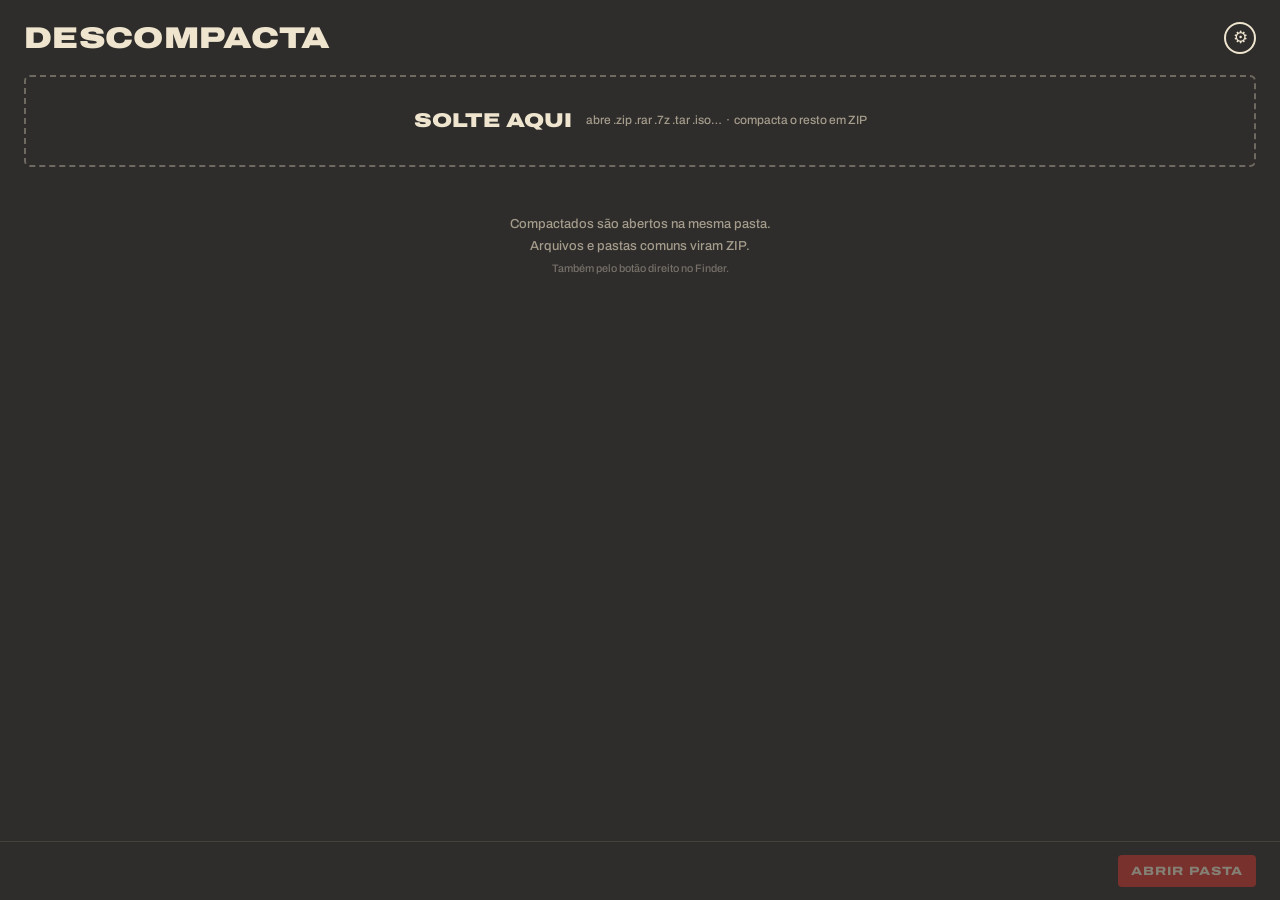
<file: ui/index.html>
<!doctype html>
<html lang="pt-BR">
<head>
  <meta charset="utf-8">
  <meta name="viewport" content="width=device-width, initial-scale=1">
  <title>Descompacta</title>
  <link rel="stylesheet" href="style.css">
</head>
<body>
  <!-- FILA -->
  <section id="telaFila" class="tela">
    <header class="cab">
      <h1 class="W">Descompacta</h1>
      <button id="abrirAjustes" class="eng" title="Ajustes">⚙</button>
    </header>

    <button id="solte" class="solte">
      <b class="W">Solte aqui</b>
      <span>abre .zip .rar .7z .tar .iso… &nbsp;·&nbsp; compacta o resto em <em id="fmtDica">ZIP</em></span>
    </button>

    <div id="lista" class="lista"></div>
    <div id="vazio" class="vazio">
      Compactados são abertos na mesma pasta.<br>
      Arquivos e pastas comuns viram <em id="fmtDica2">ZIP</em>.<br>
      <small>Também pelo botão direito no Finder.</small>
    </div>

    <footer class="base W">
      <span id="resumo"></span>
      <span class="botoes">
        <button id="limpar" class="link W" hidden>Limpar</button>
        <button id="abrirPasta" class="btn r W" disabled>Abrir pasta</button>
      </span>
    </footer>
  </section>

  <!-- AJUSTES -->
  <section id="telaAjustes" class="tela" hidden>
    <header class="cab">
      <h1 class="W">Ajustes</h1>
      <button id="fecharAjustes" class="x" title="Voltar (Esc)">✕</button>
    </header>

    <div class="rolagem">
      <div class="bloco"><div class="tit W">Ao descompactar</div>
        <div class="lin"><div>Onde salvar</div>
          <div class="seg" data-cfg="onde"><button data-v="mesma">Mesma pasta</button><button data-v="perguntar">Perguntar</button></div></div>
        <div class="lin"><div>Abrir a pasta no fim</div><button class="tg" data-cfg="abrirPasta"></button></div>
        <div class="lin"><div>Mandar o compactado para o Lixo<small>Só depois de abrir tudo sem erro</small></div><button class="tg" data-cfg="lixo"></button></div>
      </div>

      <div class="bloco"><div class="tit W">Ao compactar</div>
        <div class="lin"><div>Vários arquivos → um zip só<small>Nome: a pasta onde eles estão (ex.: Entrega_Final.zip)</small></div><button class="tg" data-cfg="umZipSo"></button></div>
        <div class="lin"><div>Formato<small>ZIP abre em qualquer computador · 7Z fica menor</small></div>
          <div class="seg" data-cfg="formato"><button data-v="zip">ZIP</button><button data-v="7z">7Z</button></div></div>
        <div class="lin"><div>Nível</div>
          <div class="seg" data-cfg="nivel"><button data-v="rapido">Rápido</button><button data-v="normal">Normal</button><button data-v="maximo">Máximo</button></div></div>
        <div class="lin"><div>Senha<small id="senhaDica">Vazio = sem senha · vale até fechar o app</small></div>
          <input id="senhaCompactar" class="campo" type="password" placeholder="sem senha" autocomplete="off"></div>
        <div class="lin"><div>Dividir em partes</div>
          <div class="seg" data-cfg="partes"><button data-v="0">Não</button><button data-v="2048">2 GB</button><button data-v="4096">4 GB</button></div></div>
      </div>

      <div id="blocoMac" class="bloco" hidden><div class="tit W">Botão direito <span>Mac</span></div>
        <div class="lin"><div>Ações Rápidas no Finder<small>"Descompactar aqui" e "Compactar em ZIP"</small></div><button class="tg" id="tgAcoes"></button></div>
        <div class="lin"><div>Abrir compactados com clique duplo<small>Torna o Descompacta o app padrão</small></div><button class="tg" id="tgPadrao"></button></div>
      </div>
    </div>

    <footer class="base W">
      <span>Descompacta <span id="versao"></span> · grátis</span>
      <span>Zip limpo para Windows</span>
    </footer>
  </section>

  <script src="app.js"></script>
</body>
</html>
</file>
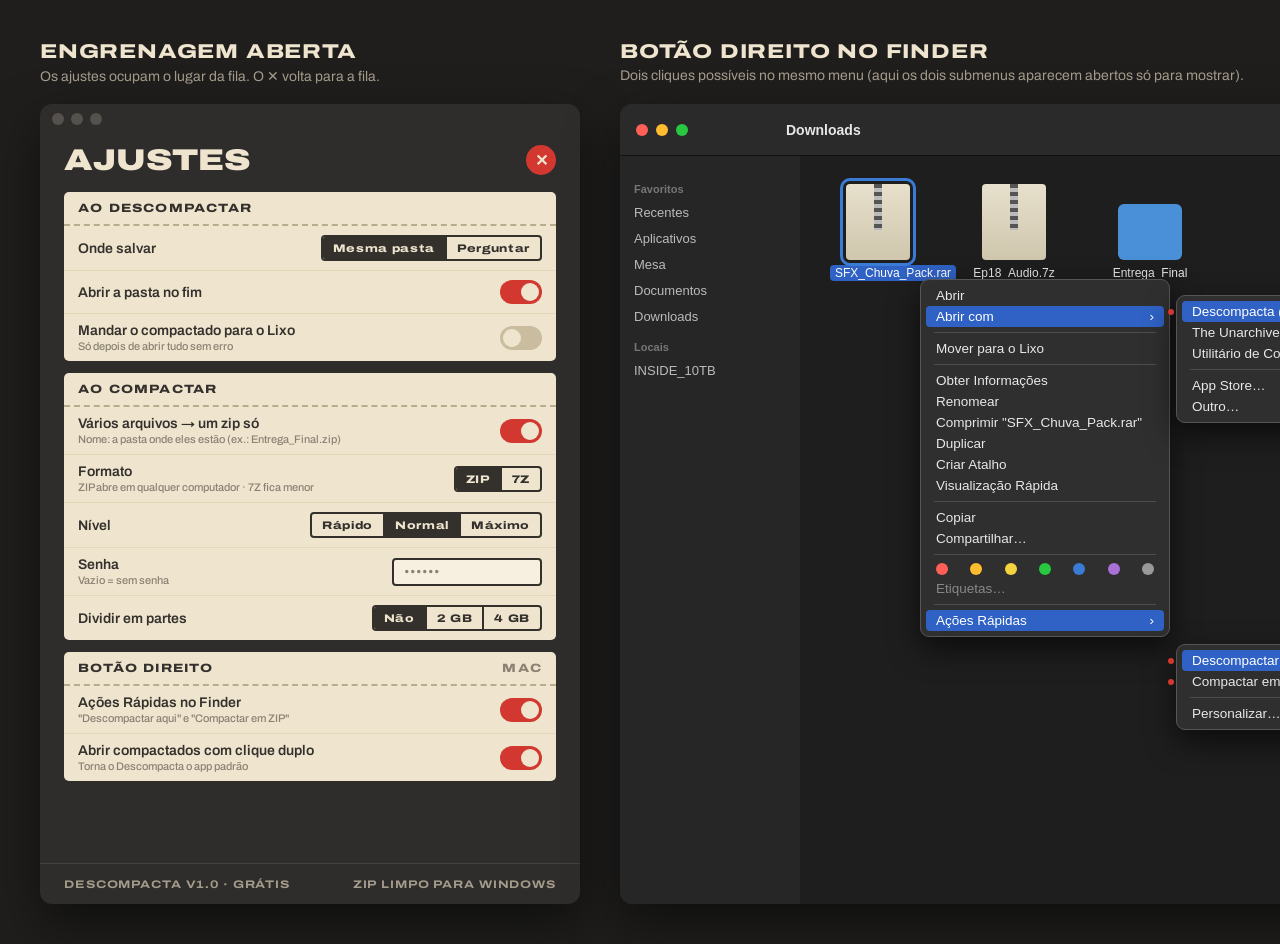
<file: previews/descompacta-ajustes.html>
<!doctype html>
<html lang="pt-BR"><head><meta charset="utf-8">
<link href="https://fonts.googleapis.com/css2?family=Archivo:wdth,wght@62..125,100..900&display=swap" rel="stylesheet">
<style>
:root{--papel:#efe5cf;--papel2:#e4d7ba;--tinta:#34312d;--fundo:#2e2d2b;--verm:#d2382f;--apagado:#8a8172}
*{box-sizing:border-box;margin:0;padding:0}
body{background:#1f1e1d;font-family:Archivo,sans-serif;color:var(--tinta);padding:40px;width:1780px}
.linha{display:flex;gap:40px;align-items:flex-start}
.W{font-stretch:125%;text-transform:uppercase}
.rot{font-stretch:125%;font-weight:800;color:var(--papel);font-size:20px;letter-spacing:.04em;margin-bottom:6px}
.sub{color:#a59c8c;font-size:14px;margin-bottom:16px;min-height:20px}
.janela{width:540px;background:var(--fundo);border-radius:12px;overflow:hidden;box-shadow:0 20px 50px rgba(0,0,0,.5);height:800px;position:relative}
.barra{height:30px;display:flex;align-items:center;gap:7px;padding:0 12px}
.barra i{width:12px;height:12px;border-radius:50%;background:#55524d;display:block}
.cab{display:flex;justify-content:space-between;align-items:center;padding:10px 24px 16px;color:var(--papel)}
.cab h1{font-size:30px;font-weight:900}
.x{width:30px;height:30px;border-radius:50%;background:var(--verm);color:var(--papel);display:grid;place-items:center;font-size:16px;font-weight:900}
.bloco{margin:0 24px 12px;background:var(--papel);border-radius:5px;overflow:hidden}
.bloco .tit{padding:9px 14px;font-size:12px;font-weight:800;letter-spacing:.1em;border-bottom:2px dashed #b9ab8d;display:flex;justify-content:space-between}
.bloco .tit span{color:var(--apagado)}
.lin{display:flex;justify-content:space-between;align-items:center;padding:9px 14px;font-size:14px;font-weight:600;gap:12px}
.lin+.lin{border-top:1px solid var(--papel2)}
.lin small{display:block;font-size:11px;color:var(--apagado);font-weight:500;margin-top:2px}
.seg{display:flex;border:2px solid var(--tinta);border-radius:4px;overflow:hidden;flex-shrink:0}
.seg b{padding:5px 10px;font-size:11px;font-weight:800;letter-spacing:.06em;font-stretch:125%}
.seg b+b{border-left:2px solid var(--tinta)}
.seg b.on{background:var(--tinta);color:var(--papel)}
.tg{width:42px;height:24px;border-radius:12px;background:#c9bc9f;position:relative;flex-shrink:0}
.tg:after{content:"";position:absolute;top:3px;left:3px;width:18px;height:18px;border-radius:50%;background:var(--papel)}
.tg.on{background:var(--verm)}.tg.on:after{left:21px}
.campo{border:2px solid var(--tinta);border-radius:4px;padding:5px 10px;font-size:13px;width:150px;color:var(--apagado);background:#f7f0e0}
.base{position:absolute;bottom:0;left:0;right:0;padding:14px 24px;display:flex;justify-content:space-between;align-items:center;color:#a59c8c;font-size:11px;letter-spacing:.08em;font-weight:700;border-top:1px solid #45423e}
.btn{background:var(--verm);color:var(--papel);padding:9px 14px;border-radius:4px;font-size:12px;font-weight:800;letter-spacing:.08em}

/* Finder */
.finder{width:1160px;height:800px;border-radius:12px;overflow:hidden;background:#1e1e1e;position:relative;box-shadow:0 20px 50px rgba(0,0,0,.5);font-family:-apple-system,BlinkMacSystemFont,"Helvetica Neue",sans-serif;color:#e8e8e8}
.ftop{height:52px;background:#2a2a2a;border-bottom:1px solid #111;display:flex;align-items:center;padding:0 16px;gap:8px}
.ftop i{width:12px;height:12px;border-radius:50%;display:block}
.ftop .t{margin-left:90px;font-size:14px;font-weight:600}
.lado{position:absolute;top:52px;bottom:0;left:0;width:180px;background:#262626;padding:16px 14px;font-size:13px;color:#bbb;line-height:2}
.lado b{font-size:11px;color:#777;display:block;margin-top:6px}
.icones{position:absolute;left:210px;top:80px;display:flex;gap:40px}
.ic{width:96px;text-align:center;font-size:12px}
.ic .f{width:64px;height:76px;margin:0 auto 6px;border-radius:4px;background:#d8d8d8;position:relative}
.ic .f.z{background:linear-gradient(#e7e0cc,#cfc6ad)}
.ic .f.z:after{content:"";position:absolute;left:28px;top:0;width:8px;height:46px;background:repeating-linear-gradient(#555 0 4px,#bbb 4px 8px)}
.ic .f.p{background:#4a90d9;border-radius:6px;height:56px;margin-top:20px}
.ic.sel .f{outline:3px solid #3a7bd5;outline-offset:3px}
.ic.sel span{background:#2f62c4;border-radius:4px;padding:1px 5px;color:#fff}
.menu{position:absolute;background:rgba(48,48,48,.97);border:1px solid #555;border-radius:9px;padding:5px;font-size:13.5px;box-shadow:0 12px 30px rgba(0,0,0,.6);width:250px}
.menu div{padding:3px 10px;border-radius:4px;display:flex;justify-content:space-between;white-space:nowrap}
.menu hr{border:0;border-top:1px solid #4d4d4d;margin:5px 8px}
.menu .h{background:#2f62c4;color:#fff}
.menu .dim{color:#888}
.menu .novo{position:relative}
.menu .novo:before{content:"";position:absolute;left:-14px;top:50%;width:6px;height:6px;margin-top:-3px;border-radius:50%;background:var(--verm)}
.dots{display:flex;gap:7px;padding:5px 10px}
.dots i{width:12px;height:12px;border-radius:50%;display:block}
.leg{position:absolute;font-family:Archivo,sans-serif;color:var(--papel);font-size:13px;font-weight:800;letter-spacing:.06em;font-stretch:125%;text-transform:uppercase;background:var(--verm);padding:5px 9px;border-radius:4px}
.legt{position:absolute;color:#cfc6b4;font-family:Archivo,sans-serif;font-size:13px;width:240px;line-height:1.4}
</style></head><body>
<div class="linha">

<div>
  <div class="rot W">Engrenagem aberta</div>
  <div class="sub">Os ajustes ocupam o lugar da fila. O ✕ volta para a fila.</div>
  <div class="janela"><div class="barra"><i></i><i></i><i></i></div>
    <div class="cab"><h1 class="W">Ajustes</h1><div class="x">✕</div></div>

    <div class="bloco"><div class="tit W">Ao descompactar</div>
      <div class="lin"><div>Onde salvar</div><div class="seg"><b class="on">Mesma pasta</b><b>Perguntar</b></div></div>
      <div class="lin"><div>Abrir a pasta no fim</div><div class="tg on"></div></div>
      <div class="lin"><div>Mandar o compactado para o Lixo<small>Só depois de abrir tudo sem erro</small></div><div class="tg"></div></div>
    </div>

    <div class="bloco"><div class="tit W">Ao compactar</div>
      <div class="lin"><div>Vários arquivos → um zip só<small>Nome: a pasta onde eles estão (ex.: Entrega_Final.zip)</small></div><div class="tg on"></div></div>
      <div class="lin"><div>Formato<small>ZIP abre em qualquer computador · 7Z fica menor</small></div><div class="seg"><b class="on">ZIP</b><b>7Z</b></div></div>
      <div class="lin"><div>Nível</div><div class="seg"><b>Rápido</b><b class="on">Normal</b><b>Máximo</b></div></div>
      <div class="lin"><div>Senha<small>Vazio = sem senha</small></div><div class="campo">••••••</div></div>
      <div class="lin"><div>Dividir em partes</div><div class="seg"><b class="on">Não</b><b>2 GB</b><b>4 GB</b></div></div>
    </div>

    <div class="bloco"><div class="tit W">Botão direito <span>Mac</span></div>
      <div class="lin"><div>Ações Rápidas no Finder<small>"Descompactar aqui" e "Compactar em ZIP"</small></div><div class="tg on"></div></div>
      <div class="lin"><div>Abrir compactados com clique duplo<small>Torna o Descompacta o app padrão</small></div><div class="tg on"></div></div>
    </div>

    <div class="base W"><span>Descompacta v1.0 · grátis</span><span>Zip limpo para Windows</span></div>
  </div>
</div>

<div>
  <div class="rot W">Botão direito no Finder</div>
  <div class="sub">Dois cliques possíveis no mesmo menu (aqui os dois submenus aparecem abertos só para mostrar).</div>
  <div class="finder">
    <div class="ftop"><i style="background:#ff5f57"></i><i style="background:#febc2e"></i><i style="background:#28c840"></i><span class="t">Downloads</span></div>
    <div class="lado"><b>Favoritos</b>Recentes<br>Aplicativos<br>Mesa<br>Documentos<br>Downloads<b>Locais</b>INSIDE_10TB</div>
    <div class="icones">
      <div class="ic sel"><div class="f z"></div><span>SFX_Chuva_Pack.rar</span></div>
      <div class="ic"><div class="f z"></div><span>Ep18_Audio.7z</span></div>
      <div class="ic"><div class="f p"></div><span>Entrega_Final</span></div>
    </div>

    <div class="menu" style="left:300px;top:175px">
      <div>Abrir</div>
      <div class="h">Abrir com <span>›</span></div>
      <hr>
      <div>Mover para o Lixo</div>
      <hr>
      <div>Obter Informações</div><div>Renomear</div><div>Comprimir "SFX_Chuva_Pack.rar"</div><div>Duplicar</div><div>Criar Atalho</div><div>Visualização Rápida</div>
      <hr>
      <div>Copiar</div><div>Compartilhar…</div>
      <hr>
      <div class="dots"><i style="background:#ff5f57"></i><i style="background:#febc2e"></i><i style="background:#f5d33f"></i><i style="background:#28c840"></i><i style="background:#3a7bd5"></i><i style="background:#a970d6"></i><i style="background:#999"></i></div>
      <div class="dim">Etiquetas…</div>
      <hr>
      <div class="h">Ações Rápidas <span>›</span></div>
    </div>

    <div class="menu" style="left:556px;top:191px;width:250px">
      <div class="h novo">Descompacta (padrão)</div>
      <div>The Unarchiver</div>
      <div>Utilitário de Compactação</div>
      <hr><div>App Store…</div><div>Outro…</div>
    </div>

    <div class="menu" style="left:556px;top:540px;width:250px">
      <div class="h novo">Descompactar aqui</div>
      <div class="novo">Compactar em ZIP</div>
      <hr><div>Personalizar…</div>
    </div>

    <div class="leg" style="left:830px;top:193px">1 · Abrir com</div>
    <div class="legt" style="left:830px;top:225px">Abre o Descompacta com o arquivo já na fila. Sendo o padrão, o clique duplo faz o mesmo.</div>
    <div class="leg" style="left:830px;top:542px">2 · Ações Rápidas</div>
    <div class="legt" style="left:830px;top:574px">"Descompactar aqui" abre na mesma pasta. Em pastas e arquivos comuns aparece "Compactar em ZIP".</div>
  </div>
</div>

</div>
</body></html>
</file>
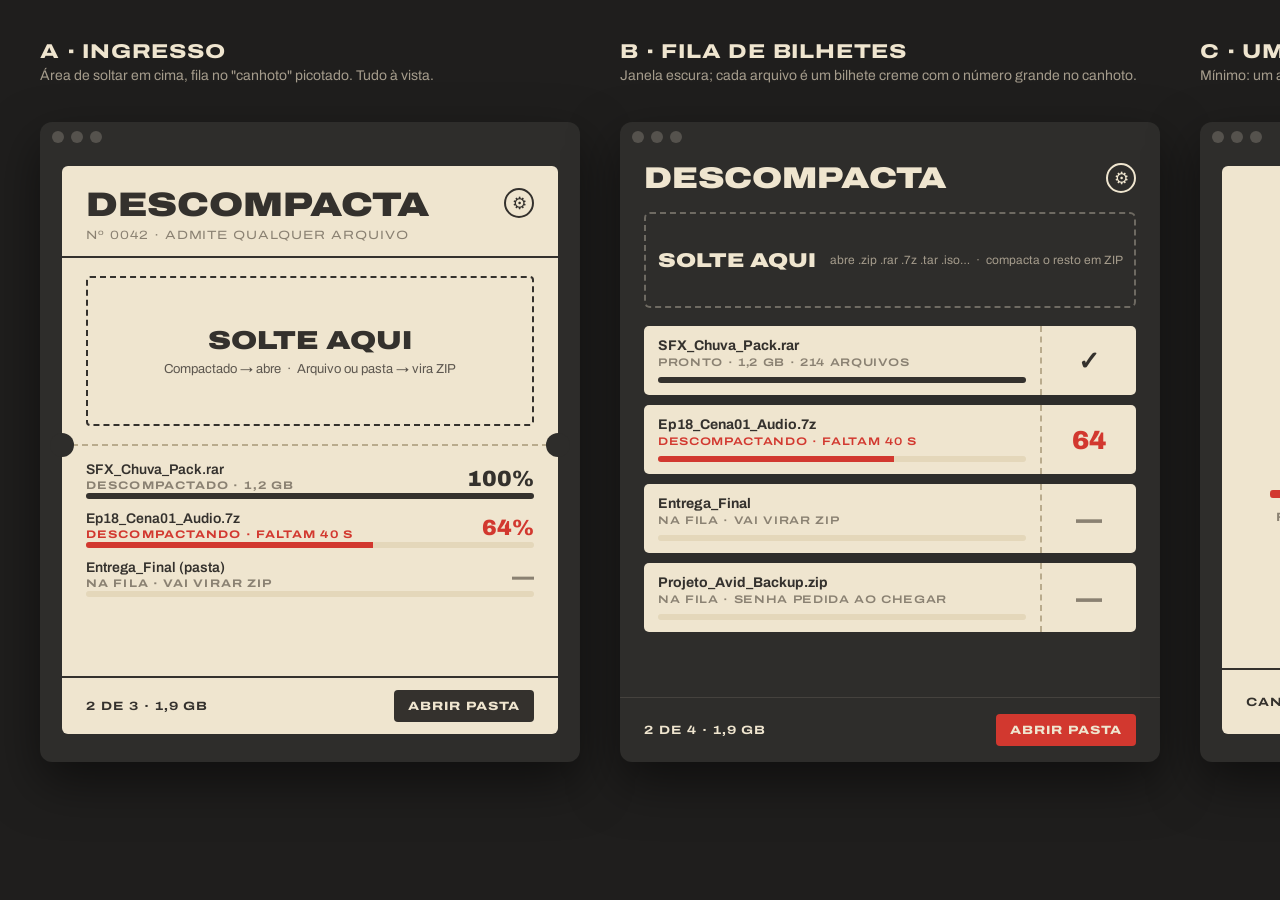
<file: previews/descompacta-previews.html>
<!doctype html>
<html lang="pt-BR"><head><meta charset="utf-8">
<link href="https://fonts.googleapis.com/css2?family=Archivo:wdth,wght@62..125,100..900&family=IBM+Plex+Mono:wght@400;500&display=swap" rel="stylesheet">
<style>
:root{--papel:#efe5cf;--papel2:#e4d7ba;--tinta:#34312d;--fundo:#2e2d2b;--verm:#d2382f;--apagado:#8a8172}
*{box-sizing:border-box;margin:0;padding:0}
body{background:#1f1e1d;font-family:Archivo,sans-serif;color:var(--tinta);padding:40px;width:1780px}
.linha{display:flex;gap:40px;align-items:flex-start}
.op{width:540px}
.rot{font-stretch:125%;font-weight:800;color:var(--papel);font-size:20px;letter-spacing:.04em;margin-bottom:6px}
.sub{color:#a59c8c;font-size:14px;margin-bottom:16px;min-height:38px}
.janela{background:var(--fundo);border-radius:12px;overflow:hidden;box-shadow:0 20px 50px rgba(0,0,0,.5);height:640px;position:relative}
.barra{height:30px;display:flex;align-items:center;gap:7px;padding:0 12px}
.barra i{width:12px;height:12px;border-radius:50%;background:#55524d;display:block}
.W{font-stretch:125%;text-transform:uppercase}
.mono{font-family:'IBM Plex Mono',monospace}
.eng{width:30px;height:30px;border-radius:50%;border:2px solid currentColor;display:grid;place-items:center;font-size:17px}

/* A — INGRESSO */
.ing{margin:14px 22px;background:var(--papel);border-radius:6px;height:568px;display:flex;flex-direction:column;position:relative}
.ing .topo{padding:22px 24px 14px;display:flex;justify-content:space-between;align-items:flex-start;border-bottom:2px solid var(--tinta)}
.ing h1{font-size:34px;font-weight:900;line-height:1}
.ing .num{font-size:12px;color:var(--apagado);margin-top:6px;letter-spacing:.08em}
.solte{margin:18px 24px;border:2px dashed var(--tinta);border-radius:4px;height:150px;display:flex;flex-direction:column;align-items:center;justify-content:center;gap:8px}
.solte b{font-size:26px;font-weight:900}
.solte span{font-size:13px;color:#5d574f}
.picote{position:relative;border-top:2px dashed #b9ab8d;margin:0}
.picote:before,.picote:after{content:"";position:absolute;top:-13px;width:24px;height:24px;border-radius:50%;background:var(--fundo)}
.picote:before{left:-12px}.picote:after{right:-12px}
.canhoto{padding:16px 24px;flex:1;display:flex;flex-direction:column;gap:12px}
.item{display:grid;grid-template-columns:1fr auto;gap:2px 10px;align-items:end}
.item .nome{font-size:14px;font-weight:600;white-space:nowrap;overflow:hidden;text-overflow:ellipsis}
.item .pct{font-size:22px;font-weight:900;grid-row:span 2}
.item .verbo{font-size:11px;letter-spacing:.1em;font-weight:700;color:var(--apagado)}
.trilho{grid-column:1/-1;height:6px;background:var(--papel2);border-radius:3px;overflow:hidden}
.trilho div{height:100%;background:var(--tinta)}
.vermelho{color:var(--verm)!important}
.trilho .v{background:var(--verm)}
.rodape{display:flex;justify-content:space-between;align-items:center;padding:12px 24px;border-top:2px solid var(--tinta);font-size:12px;letter-spacing:.08em;font-weight:700}
.btn{background:var(--tinta);color:var(--papel);padding:9px 14px;border-radius:4px;font-size:12px;font-weight:800;letter-spacing:.08em}
.btn.r{background:var(--verm)}

/* B — FILA */
.fila .cab{display:flex;justify-content:space-between;align-items:center;padding:10px 24px 18px;color:var(--papel)}
.fila h1{font-size:30px;font-weight:900}
.fila .solteB{margin:0 24px 18px;height:96px;border-radius:6px;border:2px dashed #6e6a62;display:flex;align-items:center;justify-content:center;gap:14px;color:var(--papel)}
.fila .solteB b{font-size:20px;font-weight:900}
.fila .solteB span{font-size:12px;color:#a59c8c}
.cartao{margin:0 24px 10px;background:var(--papel);border-radius:5px;display:flex;align-items:stretch;overflow:hidden}
.cartao .esq{flex:1;padding:12px 14px;min-width:0}
.cartao .nome{font-size:14px;font-weight:700;white-space:nowrap;overflow:hidden;text-overflow:ellipsis}
.cartao .det{font-size:11px;color:var(--apagado);margin-top:3px;letter-spacing:.06em;font-weight:600}
.cartao .dir{width:96px;display:grid;place-items:center;border-left:2px dashed #b9ab8d;font-size:26px;font-weight:900}
.cartao .trilho{margin-top:9px}
.fila .base{position:absolute;bottom:0;left:0;right:0;padding:16px 24px;display:flex;justify-content:space-between;align-items:center;color:var(--papel);font-size:12px;letter-spacing:.08em;font-weight:700;border-top:1px solid #45423e}

/* C — MÍNIMO */
.min{margin:14px 22px;background:var(--papel);border-radius:6px;height:568px;display:flex;flex-direction:column;align-items:center;text-align:center;position:relative}
.min .eng{position:absolute;top:18px;right:18px}
.min h1{font-size:22px;font-weight:900;margin-top:26px;letter-spacing:.02em}
.min .estado{margin-top:58px;font-size:13px;font-weight:800;letter-spacing:.14em;color:var(--verm)}
.min .grande{font-size:150px;font-weight:900;line-height:1;margin-top:6px;letter-spacing:-.02em}
.min .grande small{font-size:60px}
.min .arq{font-size:15px;font-weight:600;margin-top:8px}
.min .trilho{width:400px;margin-top:22px;height:8px}
.min .resto{margin-top:12px;font-size:12px;color:var(--apagado);letter-spacing:.08em;font-weight:700}
.min .pe{position:absolute;bottom:0;left:0;right:0;border-top:2px solid var(--tinta);padding:16px 24px;display:flex;justify-content:space-between;align-items:center;font-size:12px;letter-spacing:.08em;font-weight:700}
.min .dica{position:absolute;bottom:72px;font-size:13px;color:#5d574f}
.nota{color:#a59c8c;font-size:13px;margin-top:14px;line-height:1.45}
</style></head><body>
<div class="linha">

<!-- A -->
<div class="op">
  <div class="rot W">A · Ingresso</div>
  <div class="sub">Área de soltar em cima, fila no "canhoto" picotado. Tudo à vista.</div>
  <div class="janela"><div class="barra"><i></i><i></i><i></i></div>
    <div class="ing">
      <div class="topo"><div><h1 class="W">Descompacta</h1><div class="num W">Nº 0042 · Admite qualquer arquivo</div></div><div class="eng">⚙</div></div>
      <div class="solte"><b class="W">Solte aqui</b><span>Compactado → abre &nbsp;·&nbsp; Arquivo ou pasta → vira ZIP</span></div>
      <div class="picote"></div>
      <div class="canhoto">
        <div class="item"><div class="nome">SFX_Chuva_Pack.rar</div><div class="pct">100%</div><div class="verbo W">Descompactado · 1,2 GB</div><div class="trilho"><div style="width:100%"></div></div></div>
        <div class="item"><div class="nome">Ep18_Cena01_Audio.7z</div><div class="pct vermelho">64%</div><div class="verbo W vermelho">Descompactando · faltam 40 s</div><div class="trilho"><div class="v" style="width:64%"></div></div></div>
        <div class="item"><div class="nome">Entrega_Final (pasta)</div><div class="pct" style="color:var(--apagado)">—</div><div class="verbo W">Na fila · vai virar ZIP</div><div class="trilho"><div style="width:0"></div></div></div>
      </div>
      <div class="rodape W"><span>2 de 3 · 1,9 GB</span><span class="btn">Abrir pasta</span></div>
    </div>
  </div>
</div>

<!-- B -->
<div class="op">
  <div class="rot W">B · Fila de bilhetes</div>
  <div class="sub">Janela escura; cada arquivo é um bilhete creme com o número grande no canhoto.</div>
  <div class="janela fila"><div class="barra"><i></i><i></i><i></i></div>
    <div class="cab"><h1 class="W">Descompacta</h1><div class="eng">⚙</div></div>
    <div class="solteB"><b class="W">Solte aqui</b><span>abre .zip .rar .7z .tar .iso…&nbsp; · &nbsp;compacta o resto em ZIP</span></div>
    <div class="cartao"><div class="esq"><div class="nome">SFX_Chuva_Pack.rar</div><div class="det W">Pronto · 1,2 GB · 214 arquivos</div><div class="trilho"><div style="width:100%"></div></div></div><div class="dir">✓</div></div>
    <div class="cartao"><div class="esq"><div class="nome">Ep18_Cena01_Audio.7z</div><div class="det W vermelho">Descompactando · faltam 40 s</div><div class="trilho"><div class="v" style="width:64%"></div></div></div><div class="dir vermelho">64</div></div>
    <div class="cartao"><div class="esq"><div class="nome">Entrega_Final</div><div class="det W">Na fila · vai virar ZIP</div><div class="trilho"><div style="width:0"></div></div></div><div class="dir" style="color:var(--apagado)">—</div></div>
    <div class="cartao"><div class="esq"><div class="nome">Projeto_Avid_Backup.zip</div><div class="det W">Na fila · senha pedida ao chegar</div><div class="trilho"><div style="width:0"></div></div></div><div class="dir" style="color:var(--apagado)">—</div></div>
    <div class="base W"><span>2 de 4 · 1,9 GB</span><span class="btn r">Abrir pasta</span></div>
  </div>
</div>

<!-- C -->
<div class="op">
  <div class="rot W">C · Um número só</div>
  <div class="sub">Mínimo: um arquivo por vez, porcentagem gigante. A fila aparece só como contador.</div>
  <div class="janela"><div class="barra"><i></i><i></i><i></i></div>
    <div class="min">
      <div class="eng">⚙</div>
      <h1 class="W">Descompacta</h1>
      <div class="estado W">Descompactando 2 de 3</div>
      <div class="grande W">64<small>%</small></div>
      <div class="arq">Ep18_Cena01_Audio.7z</div>
      <div class="trilho"><div class="v" style="width:64%"></div></div>
      <div class="resto W">Faltam 40 s · depois: Entrega_Final → ZIP</div>
      <div class="dica">Solte mais arquivos em qualquer lugar da janela</div>
      <div class="pe W"><span>Cancelar</span><span class="btn">Abrir pasta</span></div>
    </div>
  </div>
</div>

</div>
</body></html>
</file>
<file: ui/style.css>
/* Descompacta: "fila de bilhetes" (papel creme, tinta e vermelho; fonte Archivo larga). */
@font-face {
  font-family: "Archivo";
  src: url("fonts/archivo.woff2") format("woff2");
  font-weight: 100 900;
  font-stretch: 62% 125%;
}

:root {
  --fundo: #2e2d2b;
  --papel: #efe5cf;
  --papel2: #e4d7ba;
  --tinta: #34312d;
  --linha: #b9ab8d;
  --verm: #d2382f;
  --apagado: #8a8172;
  --claro: #a59c8c;
  color-scheme: dark;
}

* { box-sizing: border-box; margin: 0; padding: 0; }
html, body { height: 100%; }
body {
  background: var(--fundo); color: var(--tinta);
  font: 500 14px/1.35 "Archivo", -apple-system, "Segoe UI", sans-serif;
  overflow: hidden; -webkit-user-select: none; user-select: none;
}
button { font: inherit; color: inherit; background: none; border: 0; cursor: pointer; }
button:disabled { cursor: default; opacity: .45; }
.W { font-stretch: 125%; text-transform: uppercase; }
em { font-style: normal; }
[hidden] { display: none !important; }

.tela { height: 100%; display: flex; flex-direction: column; }

/* cabeçalho */
.cab { display: flex; justify-content: space-between; align-items: center; padding: 18px 24px 16px; color: var(--papel); }
.cab h1 { font-size: 30px; font-weight: 900; letter-spacing: .01em; }
.eng { width: 32px; height: 32px; border-radius: 50%; border: 2px solid var(--papel); display: grid; place-items: center; font-size: 17px; color: var(--papel); }
.eng:hover { border-color: var(--verm); color: var(--verm); }
.x { width: 32px; height: 32px; border-radius: 50%; background: var(--verm); color: var(--papel); display: grid; place-items: center; font-size: 15px; font-weight: 900; }

/* área de soltar */
.solte {
  margin: 0 24px 16px; min-height: 92px; border-radius: 6px; border: 2px dashed #6e6a62;
  display: flex; align-items: center; justify-content: center; gap: 14px; flex-wrap: wrap; padding: 10px 14px;
  color: var(--papel); transition: border-color .12s, background .12s;
}
.solte b { font-size: 20px; font-weight: 900; }
.solte span { font-size: 12px; color: var(--claro); }
.solte:hover { border-color: var(--claro); }
.solte.sobre { border-style: solid; border-color: var(--verm); background: rgba(210, 56, 47, .08); }
.solte.sobre b { color: var(--verm); }

/* fila */
.lista { flex: 1; overflow-y: auto; padding: 0 24px 10px; display: flex; flex-direction: column; gap: 10px; }
.lista:empty { display: none; }
.vazio { flex: 1; color: var(--claro); text-align: center; font-size: 13px; line-height: 1.7; padding-top: 30px; }
.vazio small { color: #77716a; }
.lista:not(:empty) + .vazio { display: none; }

.cartao { background: var(--papel); border-radius: 5px; display: flex; align-items: stretch; overflow: hidden; flex-shrink: 0; }
.cartao .esq { flex: 1; padding: 12px 14px; min-width: 0; }
.cartao .nome { font-size: 14px; font-weight: 700; white-space: nowrap; overflow: hidden; text-overflow: ellipsis; }
.cartao .nome.editavel { cursor: text; }
.cartao .nome.editavel:hover { text-decoration: underline dotted var(--apagado); }
.cartao .nome input { font: inherit; width: 100%; border: 2px solid var(--tinta); border-radius: 3px; padding: 1px 5px; background: #f7f0e0; color: var(--tinta); }
.cartao .det { font-size: 11px; color: var(--apagado); margin-top: 3px; letter-spacing: .06em; font-weight: 650; white-space: nowrap; overflow: hidden; text-overflow: ellipsis; }
.cartao .det.multi { white-space: normal; }
.trilho { height: 6px; background: var(--papel2); border-radius: 3px; overflow: hidden; margin-top: 9px; }
.trilho div { height: 100%; background: var(--tinta); transition: width .2s; }
.cartao .dir {
  width: 92px; flex-shrink: 0; display: grid; place-items: center; border-left: 2px dashed var(--linha);
  font-size: 26px; font-weight: 900; font-stretch: 125%; color: var(--tinta);
}
.cartao .dir .x2 { display: none; font-size: 20px; }
.cartao .dir.cancelavel:hover .v1 { display: none; }
.cartao .dir.cancelavel:hover .x2 { display: inline; color: var(--verm); }
.cartao .dir svg { width: 24px; height: 24px; }

.cartao.rodando .det, .cartao.rodando .dir { color: var(--verm); }
.cartao.rodando .trilho div { background: var(--verm); }
.cartao.fila .dir, .cartao.cancelado .dir { color: var(--apagado); }
.cartao.erro .det, .cartao.erro .dir, .cartao.senha .dir { color: var(--verm); }
.cartao.cancelado .nome { color: var(--apagado); text-decoration: line-through; }

.pedeSenha { display: flex; gap: 6px; margin-top: 9px; }
.pedeSenha input { flex: 1; min-width: 0; font: inherit; font-size: 13px; border: 2px solid var(--tinta); border-radius: 4px; padding: 5px 8px; background: #f7f0e0; color: var(--tinta); -webkit-user-select: text; user-select: text; }
.btn { background: var(--tinta); color: var(--papel); padding: 8px 13px; border-radius: 4px; font-size: 12px; font-weight: 800; letter-spacing: .08em; }
.btn.r { background: var(--verm); }
.btn.claro { background: transparent; color: var(--tinta); border: 2px solid var(--tinta); padding: 6px 11px; }

/* rodapé */
.base { display: flex; justify-content: space-between; align-items: center; gap: 12px; padding: 13px 24px; border-top: 1px solid #45423e; color: var(--papel); font-size: 12px; letter-spacing: .08em; font-weight: 700; flex-shrink: 0; }
#telaAjustes .base { color: var(--claro); font-size: 11px; }
.botoes { display: flex; gap: 16px; align-items: center; }
.link { color: var(--claro); font-size: 12px; letter-spacing: .08em; font-weight: 700; }
.link:hover { color: var(--papel); }

/* ajustes */
.rolagem { flex: 1; overflow-y: auto; padding-bottom: 12px; }
.bloco { margin: 0 24px 12px; background: var(--papel); border-radius: 5px; overflow: hidden; }
.bloco .tit { padding: 9px 14px; font-size: 12px; font-weight: 800; letter-spacing: .1em; border-bottom: 2px dashed var(--linha); display: flex; justify-content: space-between; }
.bloco .tit span { color: var(--apagado); }
.lin { display: flex; justify-content: space-between; align-items: center; padding: 9px 14px; font-size: 14px; font-weight: 600; gap: 12px; }
.lin + .lin { border-top: 1px solid var(--papel2); }
.lin small { display: block; font-size: 11px; color: var(--apagado); font-weight: 500; margin-top: 2px; }
.seg { display: flex; border: 2px solid var(--tinta); border-radius: 4px; overflow: hidden; flex-shrink: 0; }
.seg button { padding: 5px 10px; font-size: 11px; font-weight: 800; letter-spacing: .06em; font-stretch: 125%; text-transform: uppercase; }
.seg button + button { border-left: 2px solid var(--tinta); }
.seg button.on { background: var(--tinta); color: var(--papel); }
.tg { width: 42px; height: 24px; border-radius: 12px; background: #c9bc9f; position: relative; flex-shrink: 0; transition: background .15s; }
.tg::after { content: ""; position: absolute; top: 3px; left: 3px; width: 18px; height: 18px; border-radius: 50%; background: var(--papel); transition: left .15s; }
.tg.on { background: var(--verm); }
.tg.on::after { left: 21px; }
.campo { border: 2px solid var(--tinta); border-radius: 4px; padding: 5px 10px; font: inherit; font-size: 13px; width: 150px; color: var(--tinta); background: #f7f0e0; -webkit-user-select: text; user-select: text; }
.campo.ruim { border-color: var(--verm); }

::-webkit-scrollbar { width: 8px; }
::-webkit-scrollbar-thumb { background: #55524d; border-radius: 4px; }
</file>
